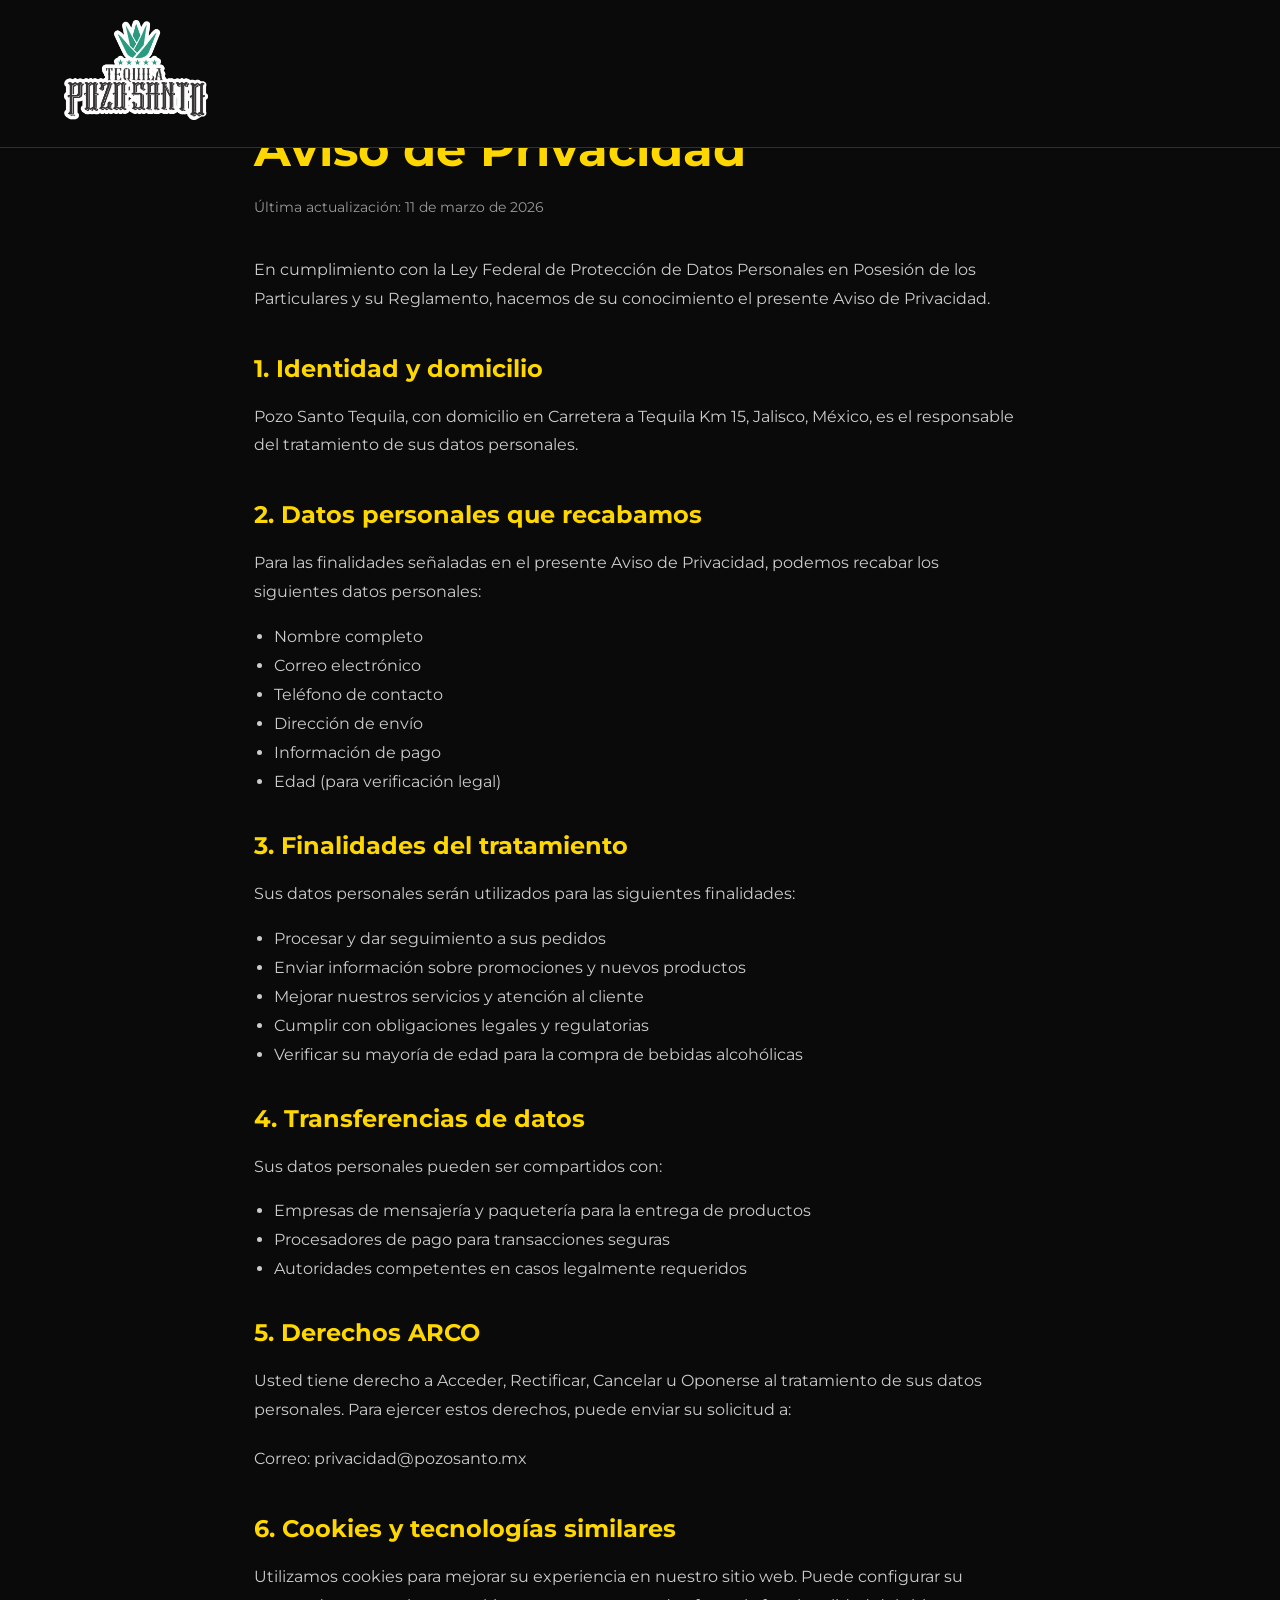
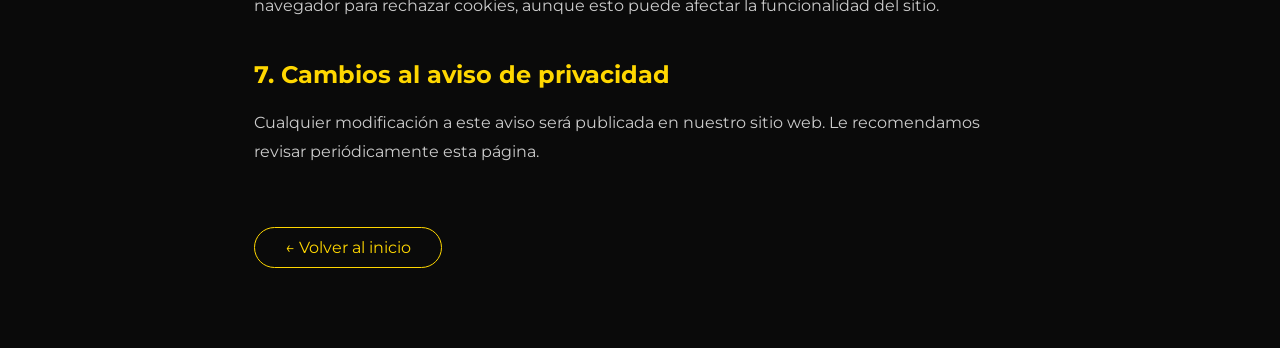
<file: aviso-privacidad.html>
<!DOCTYPE html>
<html lang="es">
<head>
    <meta charset="UTF-8">
    <meta name="viewport" content="width=device-width, initial-scale=1.0">
    <title>Aviso de Privacidad | Pozo Santo</title>
    <link rel="icon" type="image/x-icon" href="images/favicon.ico">
    <link href="https://fonts.googleapis.com/css2?family=Cormorant+Garamond:wght@300;400;600;700&family=Montserrat:wght@300;400;500;600&display=swap" rel="stylesheet">
    <link rel="stylesheet" href="https://cdnjs.cloudflare.com/ajax/libs/font-awesome/6.4.0/css/all.min.css">
    <style>
        :root {
            --oro: #FFD700;
            --negro: #0A0A0A;
            --negro-profundo: #1A1A1A;
            --blanco: #FFF8E7;
        }

        * {
            margin: 0;
            padding: 0;
            box-sizing: border-box;
        }

        body {
            font-family: 'Montserrat', sans-serif;
            background: var(--negro);
            color: var(--blanco);
        }

        /* Header (mismo estilo) */
        header {
            position: fixed;
            top: 0;
            left: 0;
            width: 100%;
            z-index: 1000;
            padding: 20px 5%;
            background: var(--negro);
            border-bottom: 1px solid rgba(255,215,0,0.2);
        }

        nav {
            display: flex;
            justify-content: space-between;
            align-items: center;
            max-width: 1400px;
            margin: 0 auto;
        }

        .logo {
            font-size: 28px;
            font-weight: 300;
            letter-spacing: 4px;
            color: var(--blanco);
            text-decoration: none;
        }

        .logo span {
            color: var(--oro);
            font-size: 36px;
        }

        /* Contenido legal */
        .legal-page {
            padding: 120px 5% 80px;
            max-width: 900px;
            margin: 0 auto;
        }

        h1 {
            font-size: 48px;
            margin-bottom: 20px;
            color: var(--oro);
        }

        .fecha {
            color: #999;
            margin-bottom: 40px;
            font-size: 14px;
        }

        h2 {
            font-size: 24px;
            margin: 40px 0 20px;
            color: var(--oro);
        }

        p {
            color: #CCC;
            line-height: 1.8;
            margin-bottom: 20px;
        }

        ul {
            color: #CCC;
            margin: 20px 0 20px 20px;
        }

        li {
            margin-bottom: 10px;
        }

        .back-link {
            display: inline-block;
            margin-top: 40px;
            color: var(--oro);
            text-decoration: none;
            border: 1px solid var(--oro);
            padding: 10px 30px;
            border-radius: 50px;
            transition: all 0.3s;
        }

        .back-link:hover {
            background: var(--oro);
            color: var(--negro);
        }
    </style>
</head>
<body>
    <header>
        <nav>
               <a href="index.html" class="logo">
    <img src="images/LOGO_POZO_SANTO.png" alt="Pozo Santo" style="height: 100px; width: auto;">
</a>
        </nav>
    </header>

    <div class="legal-page">
        <h1>Aviso de Privacidad</h1>
        <div class="fecha">Última actualización: 11 de marzo de 2026</div>

        <p>En cumplimiento con la Ley Federal de Protección de Datos Personales en Posesión de los Particulares y su Reglamento, hacemos de su conocimiento el presente Aviso de Privacidad.</p>

        <h2>1. Identidad y domicilio</h2>
        <p>Pozo Santo Tequila, con domicilio en Carretera a Tequila Km 15, Jalisco, México, es el responsable del tratamiento de sus datos personales.</p>

        <h2>2. Datos personales que recabamos</h2>
        <p>Para las finalidades señaladas en el presente Aviso de Privacidad, podemos recabar los siguientes datos personales:</p>
        <ul>
            <li>Nombre completo</li>
            <li>Correo electrónico</li>
            <li>Teléfono de contacto</li>
            <li>Dirección de envío</li>
            <li>Información de pago</li>
            <li>Edad (para verificación legal)</li>
        </ul>

        <h2>3. Finalidades del tratamiento</h2>
        <p>Sus datos personales serán utilizados para las siguientes finalidades:</p>
        <ul>
            <li>Procesar y dar seguimiento a sus pedidos</li>
            <li>Enviar información sobre promociones y nuevos productos</li>
            <li>Mejorar nuestros servicios y atención al cliente</li>
            <li>Cumplir con obligaciones legales y regulatorias</li>
            <li>Verificar su mayoría de edad para la compra de bebidas alcohólicas</li>
        </ul>

        <h2>4. Transferencias de datos</h2>
        <p>Sus datos personales pueden ser compartidos con:</p>
        <ul>
            <li>Empresas de mensajería y paquetería para la entrega de productos</li>
            <li>Procesadores de pago para transacciones seguras</li>
            <li>Autoridades competentes en casos legalmente requeridos</li>
        </ul>

        <h2>5. Derechos ARCO</h2>
        <p>Usted tiene derecho a Acceder, Rectificar, Cancelar u Oponerse al tratamiento de sus datos personales. Para ejercer estos derechos, puede enviar su solicitud a:</p>
        <p>Correo: privacidad@pozosanto.mx</p>

        <h2>6. Cookies y tecnologías similares</h2>
        <p>Utilizamos cookies para mejorar su experiencia en nuestro sitio web. Puede configurar su navegador para rechazar cookies, aunque esto puede afectar la funcionalidad del sitio.</p>

        <h2>7. Cambios al aviso de privacidad</h2>
        <p>Cualquier modificación a este aviso será publicada en nuestro sitio web. Le recomendamos revisar periódicamente esta página.</p>

        <a href="index.html" class="back-link">← Volver al inicio</a>
    </div>
</body>
</html>
</file>
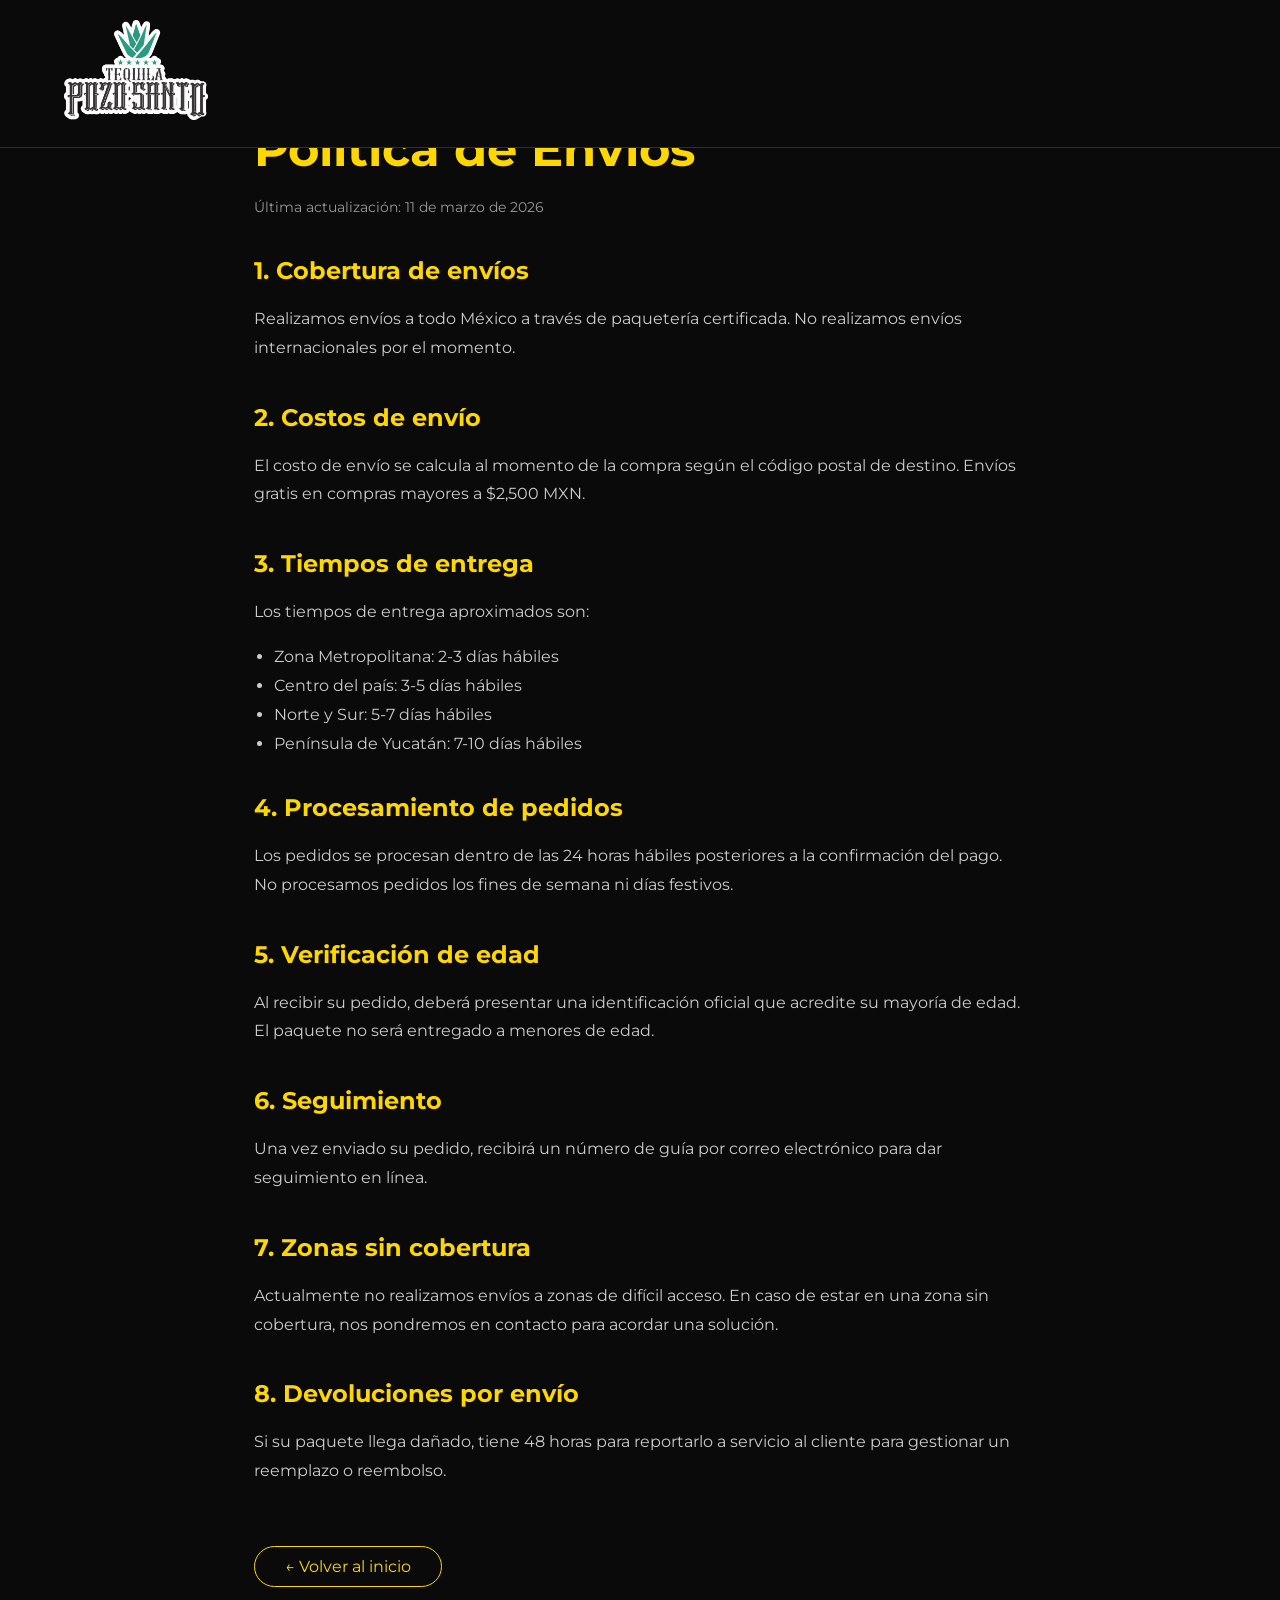
<file: politica-envios.html>
<!DOCTYPE html>
<html lang="es">
<head>
    <meta charset="UTF-8">
    <meta name="viewport" content="width=device-width, initial-scale=1.0">
    <title>Política de Envíos | Pozo Santo</title>
    <link rel="icon" type="image/x-icon" href="images/favicon.ico">
    <link href="https://fonts.googleapis.com/css2?family=Cormorant+Garamond:wght@300;400;600;700&family=Montserrat:wght@300;400;500;600&display=swap" rel="stylesheet">
    <style>
        /* Mismo estilo que aviso-privacidad */
        :root {
            --oro: #FFD700;
            --negro: #0A0A0A;
            --negro-profundo: #1A1A1A;
            --blanco: #FFF8E7;
        }

        * {
            margin: 0;
            padding: 0;
            box-sizing: border-box;
        }

        body {
            font-family: 'Montserrat', sans-serif;
            background: var(--negro);
            color: var(--blanco);
        }

        header {
            position: fixed;
            top: 0;
            left: 0;
            width: 100%;
            z-index: 1000;
            padding: 20px 5%;
            background: var(--negro);
            border-bottom: 1px solid rgba(255,215,0,0.2);
        }

        nav {
            display: flex;
            justify-content: space-between;
            align-items: center;
            max-width: 1400px;
            margin: 0 auto;
        }

        .logo {
            font-size: 28px;
            font-weight: 300;
            letter-spacing: 4px;
            color: var(--blanco);
            text-decoration: none;
        }

        .logo span {
            color: var(--oro);
            font-size: 36px;
        }

        .legal-page {
            padding: 120px 5% 80px;
            max-width: 900px;
            margin: 0 auto;
        }

        h1 {
            font-size: 48px;
            margin-bottom: 20px;
            color: var(--oro);
        }

        .fecha {
            color: #999;
            margin-bottom: 40px;
            font-size: 14px;
        }

        h2 {
            font-size: 24px;
            margin: 40px 0 20px;
            color: var(--oro);
        }

        p {
            color: #CCC;
            line-height: 1.8;
            margin-bottom: 20px;
        }

        ul {
            color: #CCC;
            margin: 20px 0 20px 20px;
        }

        li {
            margin-bottom: 10px;
        }

        .back-link {
            display: inline-block;
            margin-top: 40px;
            color: var(--oro);
            text-decoration: none;
            border: 1px solid var(--oro);
            padding: 10px 30px;
            border-radius: 50px;
            transition: all 0.3s;
        }

        .back-link:hover {
            background: var(--oro);
            color: var(--negro);
        }
    </style>
</head>
<body>
    <header>
        <nav>
            <a href="index.html" class="logo">
                <img src="images/LOGO_POZO_SANTO.png" alt="Pozo Santo" style="height: 100px; width: auto;">
            </a>
        </nav>
    </header>

    <div class="legal-page">
        <h1>Política de Envíos</h1>
        <div class="fecha">Última actualización: 11 de marzo de 2026</div>

        <h2>1. Cobertura de envíos</h2>
        <p>Realizamos envíos a todo México a través de paquetería certificada. No realizamos envíos internacionales por el momento.</p>

        <h2>2. Costos de envío</h2>
        <p>El costo de envío se calcula al momento de la compra según el código postal de destino. Envíos gratis en compras mayores a $2,500 MXN.</p>

        <h2>3. Tiempos de entrega</h2>
        <p>Los tiempos de entrega aproximados son:</p>
        <ul>
            <li>Zona Metropolitana: 2-3 días hábiles</li>
            <li>Centro del país: 3-5 días hábiles</li>
            <li>Norte y Sur: 5-7 días hábiles</li>
            <li>Península de Yucatán: 7-10 días hábiles</li>
        </ul>

        <h2>4. Procesamiento de pedidos</h2>
        <p>Los pedidos se procesan dentro de las 24 horas hábiles posteriores a la confirmación del pago. No procesamos pedidos los fines de semana ni días festivos.</p>

        <h2>5. Verificación de edad</h2>
        <p>Al recibir su pedido, deberá presentar una identificación oficial que acredite su mayoría de edad. El paquete no será entregado a menores de edad.</p>

        <h2>6. Seguimiento</h2>
        <p>Una vez enviado su pedido, recibirá un número de guía por correo electrónico para dar seguimiento en línea.</p>

        <h2>7. Zonas sin cobertura</h2>
        <p>Actualmente no realizamos envíos a zonas de difícil acceso. En caso de estar en una zona sin cobertura, nos pondremos en contacto para acordar una solución.</p>

        <h2>8. Devoluciones por envío</h2>
        <p>Si su paquete llega dañado, tiene 48 horas para reportarlo a servicio al cliente para gestionar un reemplazo o reembolso.</p>

        <a href="index.html" class="back-link">← Volver al inicio</a>
    </div>
</body>
</html>
</file>
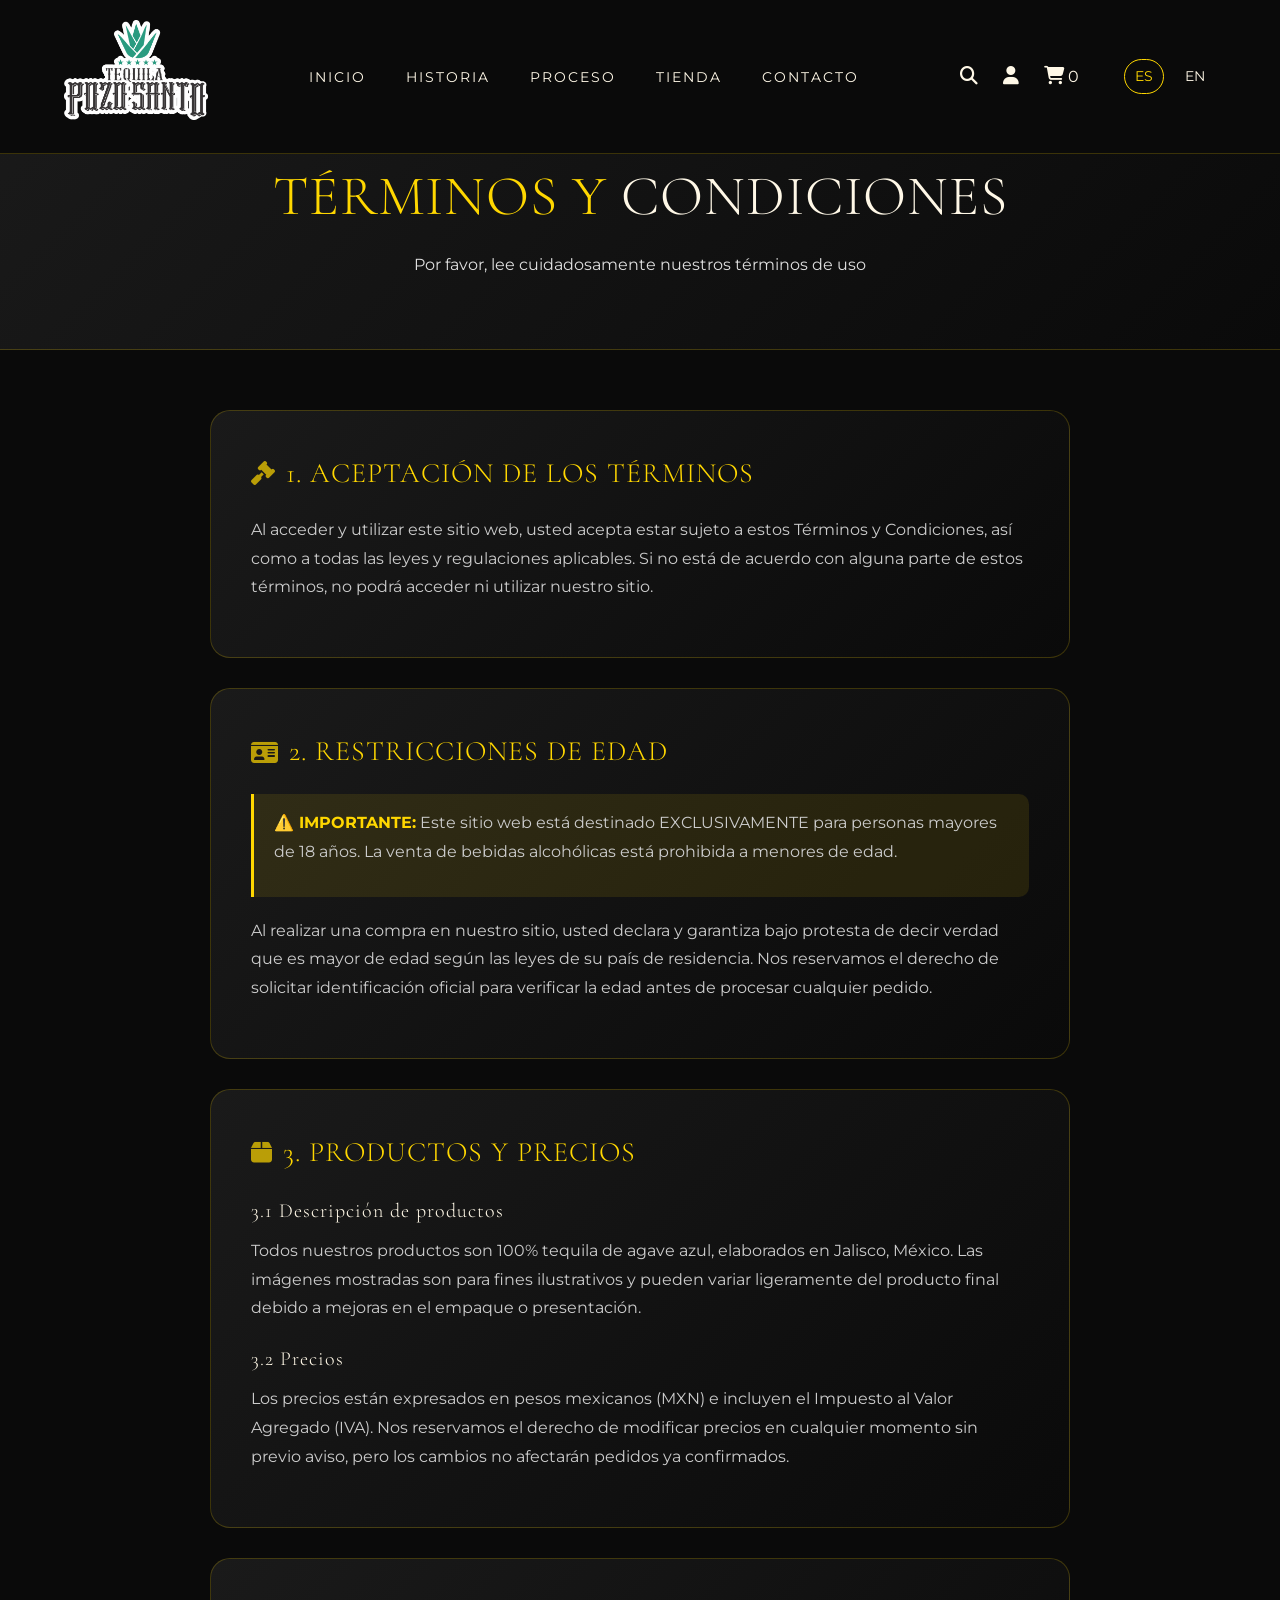
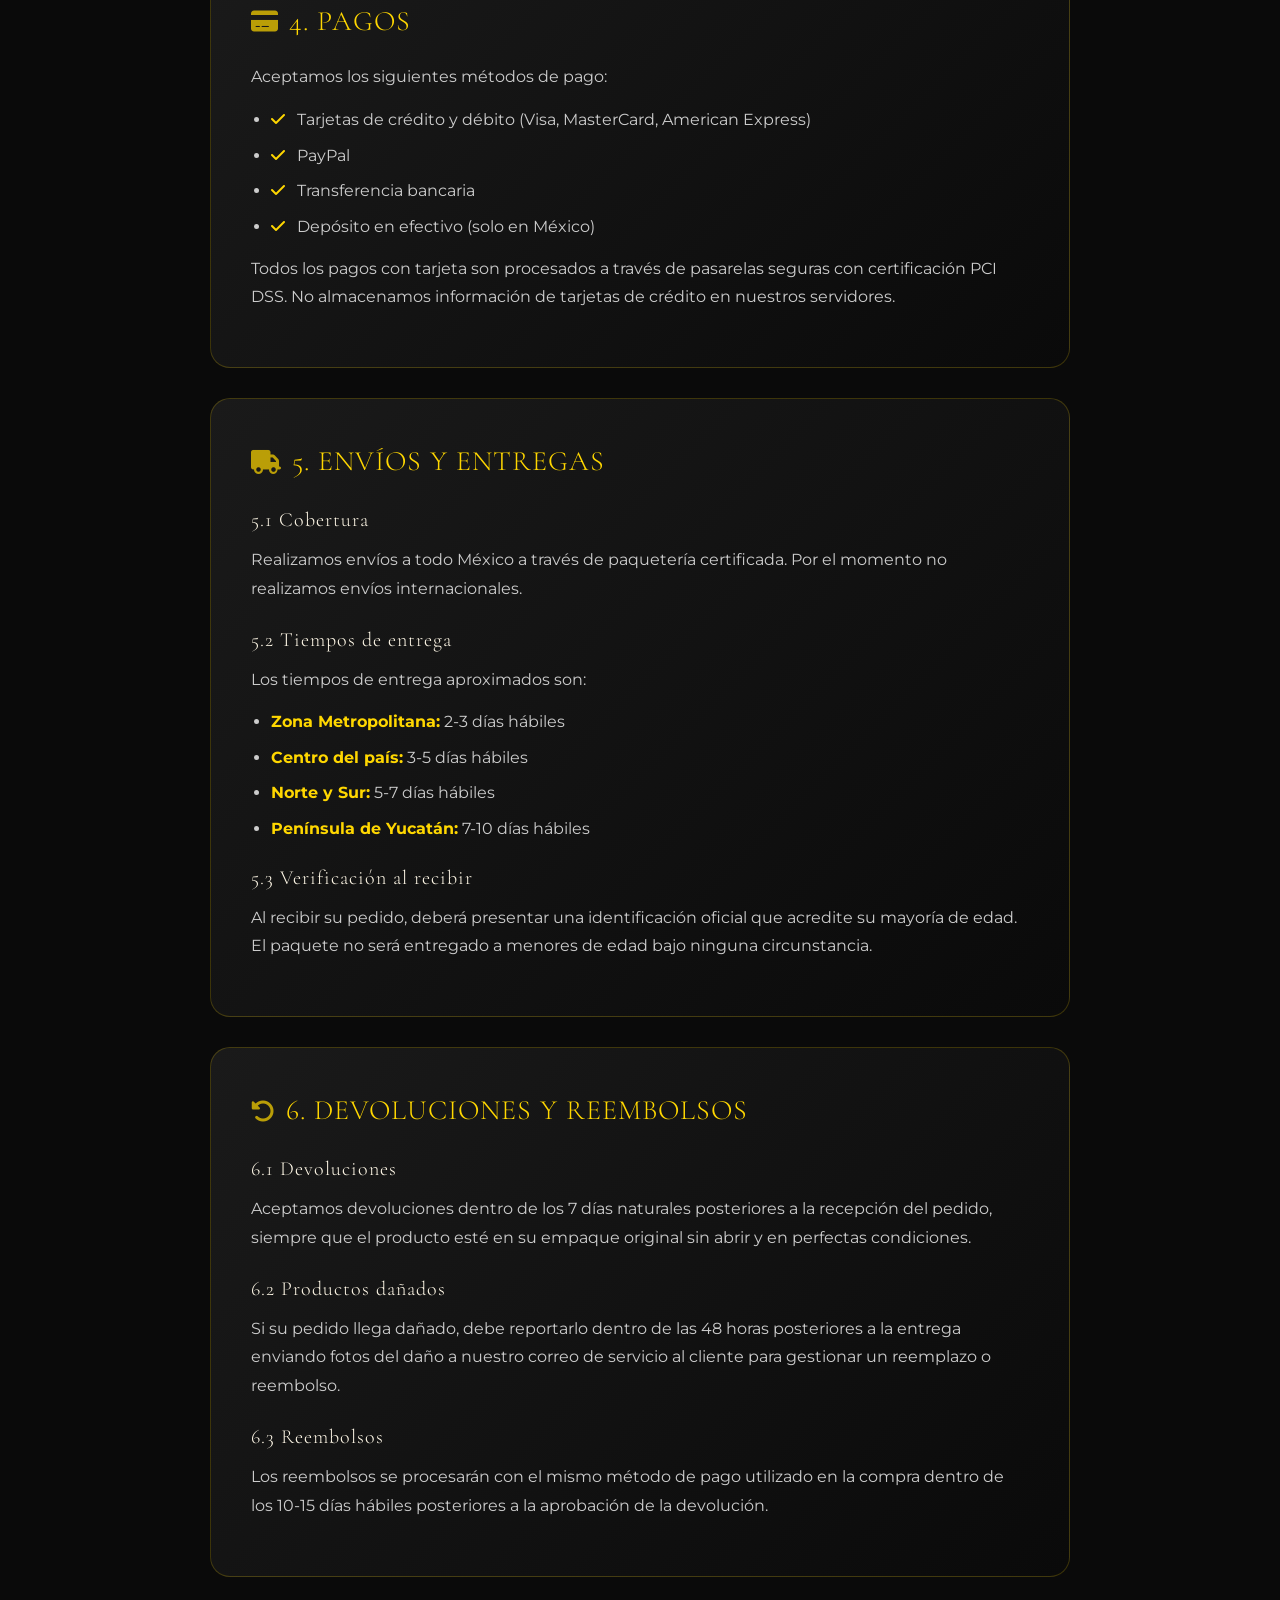
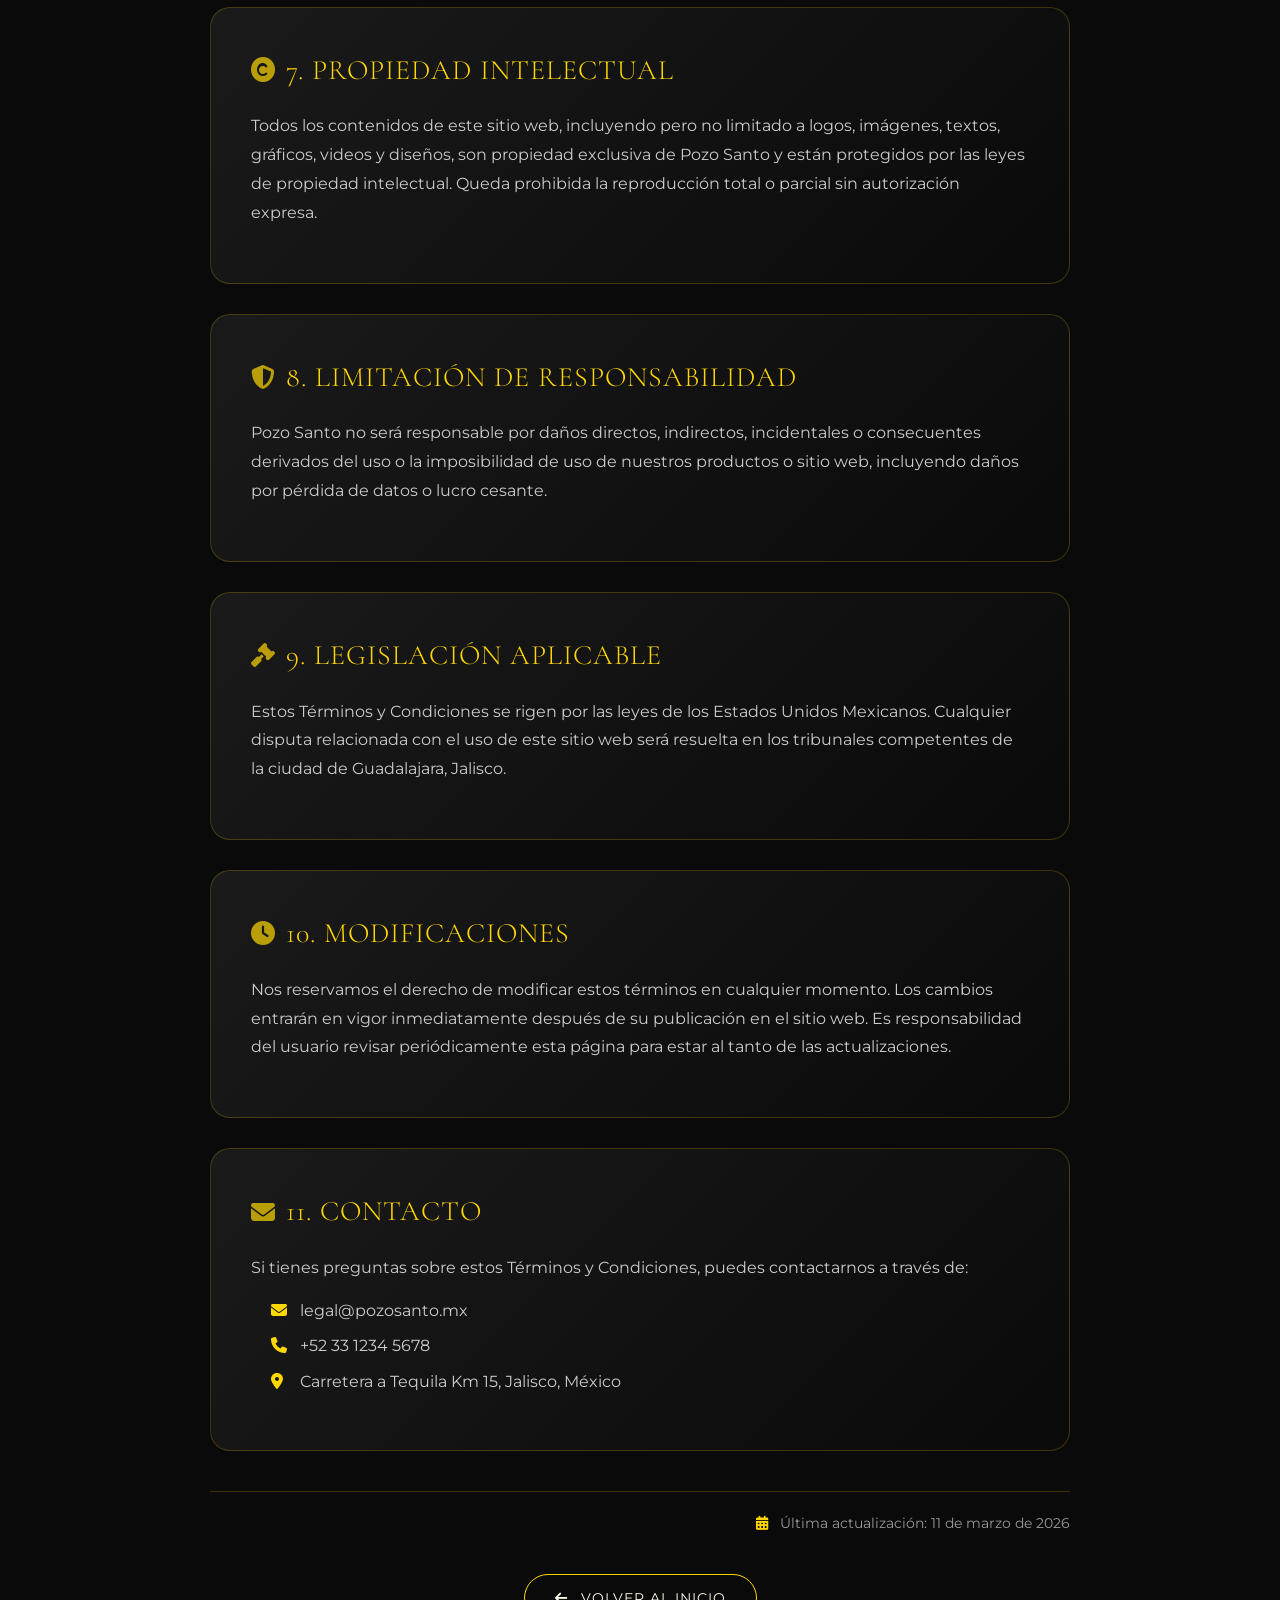
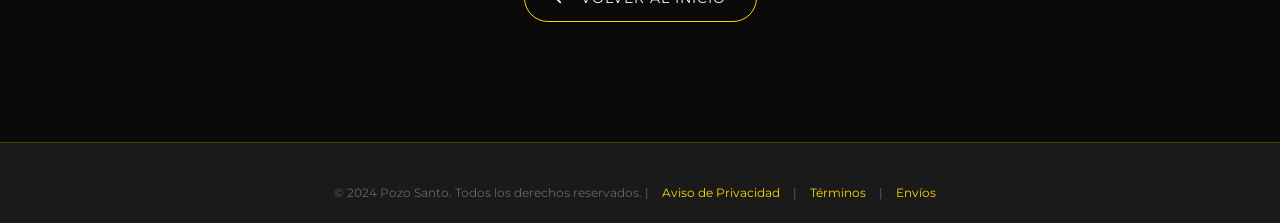
<file: terminos.html>
<!DOCTYPE html>
<html lang="es">
<head>
    <meta charset="UTF-8">
    <meta name="viewport" content="width=device-width, initial-scale=1.0">
    <title>Términos y Condiciones | Pozo Santo</title>
    <link rel="icon" type="image/x-icon" href="images/favicon.ico">
    <meta name="description" content="Términos y condiciones de uso del sitio web de Tequila Pozo Santo. Información legal sobre compras, envíos y privacidad.">
    <link href="https://fonts.googleapis.com/css2?family=Cormorant+Garamond:wght@300;400;600;700&family=Montserrat:wght@300;400;500;600&display=swap" rel="stylesheet">
    <link rel="stylesheet" href="https://cdnjs.cloudflare.com/ajax/libs/font-awesome/6.4.0/css/all.min.css">
    <style>
        :root {
            --oro: #FFD700;
            --oro-oscuro: #B8860B;
            --negro: #0A0A0A;
            --negro-profundo: #1A1A1A;
            --blanco: #FFF8E7;
            --gris: #E0E0E0;
        }

        * {
            margin: 0;
            padding: 0;
            box-sizing: border-box;
        }

        body {
            font-family: 'Montserrat', sans-serif;
            background: var(--negro);
            color: var(--blanco);
            line-height: 1.6;
        }

        h1, h2, h3, h4 {
            font-family: 'Cormorant Garamond', serif;
            font-weight: 300;
            letter-spacing: 1px;
        }

        /* Header */
        header {
            position: fixed;
            top: 0;
            left: 0;
            width: 100%;
            z-index: 1000;
            padding: 20px 5%;
            background: var(--negro);
            border-bottom: 1px solid rgba(255,215,0,0.2);
        }

        nav {
            display: flex;
            justify-content: space-between;
            align-items: center;
            max-width: 1400px;
            margin: 0 auto;
        }

        .logo {
            font-size: 28px;
            font-weight: 300;
            letter-spacing: 4px;
            color: var(--blanco);
            text-decoration: none;
        }

        .logo span {
            color: var(--oro);
            font-size: 36px;
            font-weight: 600;
        }

        .nav-links {
            display: flex;
            gap: 40px;
            list-style: none;
        }

        .nav-links a {
            color: var(--blanco);
            text-decoration: none;
            font-size: 14px;
            letter-spacing: 2px;
            text-transform: uppercase;
            transition: all 0.3s;
            position: relative;
        }

        .nav-links a::after {
            content: '';
            position: absolute;
            bottom: -5px;
            left: 0;
            width: 0;
            height: 1px;
            background: var(--oro);
            transition: width 0.3s ease;
        }

        .nav-links a:hover::after,
        .nav-links a.active::after {
            width: 100%;
        }

        .nav-links a:hover,
        .nav-links a.active {
            color: var(--oro);
        }

        .nav-icons {
            display: flex;
            gap: 25px;
            align-items: center;
            position: relative;
        }

        .nav-icons i {
            color: var(--blanco);
            font-size: 18px;
            cursor: pointer;
            transition: all 0.3s;
        }

        .nav-icons i:hover {
            color: var(--oro);
            transform: scale(1.1);
        }

        .language-selector {
            display: flex;
            gap: 10px;
            margin-left: 20px;
        }

        .language-selector span {
            color: var(--blanco);
            font-size: 14px;
            cursor: pointer;
            padding: 5px 10px;
            transition: all 0.3s;
            border: 1px solid transparent;
        }

        .language-selector span.active,
        .language-selector span:hover {
            color: var(--oro);
            border-color: var(--oro);
            border-radius: 20px;
        }

        /* Hero pequeño */
        .page-hero {
            height: 30vh;
            position: relative;
            display: flex;
            align-items: center;
            justify-content: center;
            text-align: center;
            margin-top: 80px;
            background: linear-gradient(135deg, var(--negro-profundo) 0%, var(--negro) 100%);
            border-bottom: 1px solid rgba(255,215,0,0.2);
        }

        .page-hero h1 {
            font-size: 56px;
            color: var(--blanco);
        }

        .page-hero h1 span {
            color: var(--oro);
        }

        .page-hero p {
            color: var(--gris);
            font-size: 16px;
            margin-top: 10px;
        }

        /* Contenido legal */
        .legal-content {
            max-width: 900px;
            margin: 60px auto;
            padding: 0 20px;
        }

        .legal-section {
            background: linear-gradient(135deg, var(--negro-profundo) 0%, var(--negro) 100%);
            border: 1px solid rgba(255,215,0,0.2);
            border-radius: 20px;
            padding: 40px;
            margin-bottom: 30px;
            transition: all 0.3s;
        }

        .legal-section:hover {
            border-color: var(--oro);
            box-shadow: 0 10px 30px rgba(255,215,0,0.1);
        }

        .legal-section h2 {
            font-size: 28px;
            color: var(--oro);
            margin-bottom: 20px;
            display: flex;
            align-items: center;
            gap: 10px;
        }

        .legal-section h2 i {
            font-size: 24px;
            opacity: 0.7;
        }

        .legal-section h3 {
            font-size: 20px;
            color: var(--blanco);
            margin: 20px 0 10px;
        }

        .legal-section p {
            color: #CCC;
            margin-bottom: 15px;
            line-height: 1.8;
        }

        .legal-section ul, .legal-section ol {
            color: #CCC;
            margin: 15px 0 15px 20px;
        }

        .legal-section li {
            margin-bottom: 10px;
        }

        .legal-section strong {
            color: var(--oro);
        }

        .legal-section .highlight {
            background: rgba(255,215,0,0.1);
            border-left: 3px solid var(--oro);
            padding: 15px 20px;
            margin: 20px 0;
            border-radius: 0 10px 10px 0;
        }

        .fecha-actualizacion {
            text-align: right;
            color: #999;
            font-size: 14px;
            margin-top: 40px;
            padding-top: 20px;
            border-top: 1px solid rgba(255,215,0,0.2);
        }

        .btn-volver {
            display: inline-block;
            margin: 40px 0;
            padding: 12px 30px;
            background: transparent;
            border: 1px solid var(--oro);
            color: var(--blanco);
            text-decoration: none;
            border-radius: 50px;
            transition: all 0.3s;
            font-size: 14px;
            letter-spacing: 1px;
        }

        .btn-volver:hover {
            background: var(--oro);
            color: var(--negro);
        }

        .btn-volver i {
            margin-right: 8px;
        }

        /* Footer */
        footer {
            background: var(--negro-profundo);
            border-top: 1px solid rgba(255,215,0,0.2);
            padding: 40px 5% 20px;
            margin-top: 80px;
        }

        .footer-bottom {
            max-width: 1400px;
            margin: 0 auto;
            text-align: center;
            color: #666;
            font-size: 12px;
        }

        .footer-bottom a {
            color: var(--oro);
            text-decoration: none;
            margin: 0 10px;
        }

        /* Language EN */
        .lang-en {
            display: none;
        }

        body.en .lang-es {
            display: none;
        }

        body.en .lang-en {
            display: inline;
        }

        /* Responsive */
        @media (max-width: 768px) {
            .nav-links {
                display: none;
            }
            .page-hero h1 {
                font-size: 36px;
            }
            .legal-section {
                padding: 25px;
            }
            .legal-section h2 {
                font-size: 24px;
            }
        }
    </style>
</head>
<body>
    <header id="header">
        <nav>
           <a href="index.html" class="logo">
                <img src="images/LOGO_POZO_SANTO.png" alt="Pozo Santo" style="height: 100px; width: auto;">
            </a>
            <ul class="nav-links">
                <li><a href="index.html">INICIO</a></li>
                <li><a href="historia.html">HISTORIA</a></li>
                <li><a href="proceso.html">PROCESO</a></li>
                <li><a href="tienda.html">TIENDA</a></li>
                <li><a href="contacto.html">CONTACTO</a></li>
            </ul>
            <div class="nav-icons">
                <i class="fas fa-search"></i>
                <i class="fas fa-user"></i>
                <div style="position: relative;">
                    <i class="fas fa-shopping-cart" id="cartIcon"></i>
                    <span class="cart-count" id="cartCount">0</span>
                </div>
                <div class="language-selector">
                    <span class="active" onclick="changeLanguage('es')">ES</span>
                    <span onclick="changeLanguage('en')">EN</span>
                </div>
            </div>
        </nav>
    </header>

    <section class="page-hero">
        <div>
            <h1><span>TÉRMINOS Y</span> CONDICIONES</h1>
            <p class="lang-es">Por favor, lee cuidadosamente nuestros términos de uso</p>
            <p class="lang-en">Please read carefully our terms of use</p>
        </div>
    </section>

    <div class="legal-content">
        <div class="legal-section">
            <h2><i class="fas fa-gavel"></i> 1. ACEPTACIÓN DE LOS TÉRMINOS</h2>
            <p class="lang-es">Al acceder y utilizar este sitio web, usted acepta estar sujeto a estos Términos y Condiciones, así como a todas las leyes y regulaciones aplicables. Si no está de acuerdo con alguna parte de estos términos, no podrá acceder ni utilizar nuestro sitio.</p>
            <p class="lang-en">By accessing and using this website, you agree to be bound by these Terms and Conditions, as well as all applicable laws and regulations. If you do not agree with any part of these terms, you may not access or use our site.</p>
        </div>

        <div class="legal-section">
            <h2><i class="fas fa-id-card"></i> 2. RESTRICCIONES DE EDAD</h2>
            <div class="highlight">
                <p class="lang-es"><strong>⚠️ IMPORTANTE:</strong> Este sitio web está destinado EXCLUSIVAMENTE para personas mayores de 18 años. La venta de bebidas alcohólicas está prohibida a menores de edad.</p>
                <p class="lang-en"><strong>⚠️ IMPORTANT:</strong> This website is intended EXCLUSIVELY for persons over 18 years of age. The sale of alcoholic beverages is prohibited to minors.</p>
            </div>
            <p class="lang-es">Al realizar una compra en nuestro sitio, usted declara y garantiza bajo protesta de decir verdad que es mayor de edad según las leyes de su país de residencia. Nos reservamos el derecho de solicitar identificación oficial para verificar la edad antes de procesar cualquier pedido.</p>
            <p class="lang-en">By making a purchase on our site, you declare and warrant under oath that you are of legal age according to the laws of your country of residence. We reserve the right to request official identification to verify age before processing any order.</p>
        </div>

        <div class="legal-section">
            <h2><i class="fas fa-box"></i> 3. PRODUCTOS Y PRECIOS</h2>
            <h3 class="lang-es">3.1 Descripción de productos</h3>
            <h3 class="lang-en">3.1 Product description</h3>
            <p class="lang-es">Todos nuestros productos son 100% tequila de agave azul, elaborados en Jalisco, México. Las imágenes mostradas son para fines ilustrativos y pueden variar ligeramente del producto final debido a mejoras en el empaque o presentación.</p>
            <p class="lang-en">All our products are 100% blue agave tequila, produced in Jalisco, Mexico. The images shown are for illustrative purposes and may vary slightly from the final product due to packaging improvements.</p>
            
            <h3 class="lang-es">3.2 Precios</h3>
            <h3 class="lang-en">3.2 Prices</h3>
            <p class="lang-es">Los precios están expresados en pesos mexicanos (MXN) e incluyen el Impuesto al Valor Agregado (IVA). Nos reservamos el derecho de modificar precios en cualquier momento sin previo aviso, pero los cambios no afectarán pedidos ya confirmados.</p>
            <p class="lang-en">Prices are expressed in Mexican pesos (MXN) and include Value Added Tax (VAT). We reserve the right to modify prices at any time without prior notice, but changes will not affect already confirmed orders.</p>
        </div>

        <div class="legal-section">
            <h2><i class="fas fa-credit-card"></i> 4. PAGOS</h2>
            <p class="lang-es">Aceptamos los siguientes métodos de pago:</p>
            <p class="lang-en">We accept the following payment methods:</p>
            <ul>
                <li><i class="fas fa-check" style="color: var(--oro); margin-right: 8px;"></i> Tarjetas de crédito y débito (Visa, MasterCard, American Express)</li>
                <li><i class="fas fa-check" style="color: var(--oro); margin-right: 8px;"></i> PayPal</li>
                <li><i class="fas fa-check" style="color: var(--oro); margin-right: 8px;"></i> Transferencia bancaria</li>
                <li><i class="fas fa-check" style="color: var(--oro); margin-right: 8px;"></i> Depósito en efectivo (solo en México)</li>
            </ul>
            <p class="lang-es">Todos los pagos con tarjeta son procesados a través de pasarelas seguras con certificación PCI DSS. No almacenamos información de tarjetas de crédito en nuestros servidores.</p>
            <p class="lang-en">All card payments are processed through secure gateways with PCI DSS certification. We do not store credit card information on our servers.</p>
        </div>

        <div class="legal-section">
            <h2><i class="fas fa-truck"></i> 5. ENVÍOS Y ENTREGAS</h2>
            <h3 class="lang-es">5.1 Cobertura</h3>
            <h3 class="lang-en">5.1 Coverage</h3>
            <p class="lang-es">Realizamos envíos a todo México a través de paquetería certificada. Por el momento no realizamos envíos internacionales.</p>
            <p class="lang-en">We ship throughout Mexico through certified carriers. We do not currently ship internationally.</p>
            
            <h3 class="lang-es">5.2 Tiempos de entrega</h3>
            <h3 class="lang-en">5.2 Delivery times</h3>
            <p class="lang-es">Los tiempos de entrega aproximados son:</p>
            <p class="lang-en">Approximate delivery times are:</p>
            <ul>
                <li><strong>Zona Metropolitana:</strong> 2-3 días hábiles</li>
                <li><strong>Centro del país:</strong> 3-5 días hábiles</li>
                <li><strong>Norte y Sur:</strong> 5-7 días hábiles</li>
                <li><strong>Península de Yucatán:</strong> 7-10 días hábiles</li>
            </ul>
            
            <h3 class="lang-es">5.3 Verificación al recibir</h3>
            <h3 class="lang-en">5.3 Verification upon receipt</h3>
            <p class="lang-es">Al recibir su pedido, deberá presentar una identificación oficial que acredite su mayoría de edad. El paquete no será entregado a menores de edad bajo ninguna circunstancia.</p>
            <p class="lang-en">Upon receiving your order, you must present an official ID proving you are of legal age. The package will not be delivered to minors under any circumstances.</p>
        </div>

        <div class="legal-section">
            <h2><i class="fas fa-undo-alt"></i> 6. DEVOLUCIONES Y REEMBOLSOS</h2>
            <h3 class="lang-es">6.1 Devoluciones</h3>
            <h3 class="lang-en">6.1 Returns</h3>
            <p class="lang-es">Aceptamos devoluciones dentro de los 7 días naturales posteriores a la recepción del pedido, siempre que el producto esté en su empaque original sin abrir y en perfectas condiciones.</p>
            <p class="lang-en">We accept returns within 7 calendar days after receiving the order, provided the product is in its original unopened packaging and in perfect condition.</p>
            
            <h3 class="lang-es">6.2 Productos dañados</h3>
            <h3 class="lang-en">6.2 Damaged products</h3>
            <p class="lang-es">Si su pedido llega dañado, debe reportarlo dentro de las 48 horas posteriores a la entrega enviando fotos del daño a nuestro correo de servicio al cliente para gestionar un reemplazo o reembolso.</p>
            <p class="lang-en">If your order arrives damaged, you must report it within 48 hours of delivery by sending photos of the damage to our customer service email to arrange a replacement or refund.</p>
            
            <h3 class="lang-es">6.3 Reembolsos</h3>
            <h3 class="lang-en">6.3 Refunds</h3>
            <p class="lang-es">Los reembolsos se procesarán con el mismo método de pago utilizado en la compra dentro de los 10-15 días hábiles posteriores a la aprobación de la devolución.</p>
            <p class="lang-en">Refunds will be processed using the same payment method used for the purchase within 10-15 business days after return approval.</p>
        </div>

        <div class="legal-section">
            <h2><i class="fas fa-copyright"></i> 7. PROPIEDAD INTELECTUAL</h2>
            <p class="lang-es">Todos los contenidos de este sitio web, incluyendo pero no limitado a logos, imágenes, textos, gráficos, videos y diseños, son propiedad exclusiva de Pozo Santo y están protegidos por las leyes de propiedad intelectual. Queda prohibida la reproducción total o parcial sin autorización expresa.</p>
            <p class="lang-en">All content on this website, including but not limited to logos, images, texts, graphics, videos, and designs, are the exclusive property of Pozo Santo and are protected by intellectual property laws. Total or partial reproduction without express authorization is prohibited.</p>
        </div>

        <div class="legal-section">
            <h2><i class="fas fa-shield-alt"></i> 8. LIMITACIÓN DE RESPONSABILIDAD</h2>
            <p class="lang-es">Pozo Santo no será responsable por daños directos, indirectos, incidentales o consecuentes derivados del uso o la imposibilidad de uso de nuestros productos o sitio web, incluyendo daños por pérdida de datos o lucro cesante.</p>
            <p class="lang-en">Pozo Santo shall not be liable for direct, indirect, incidental, or consequential damages arising from the use or inability to use our products or website, including damages for loss of data or lost profits.</p>
        </div>

        <div class="legal-section">
            <h2><i class="fas fa-gavel"></i> 9. LEGISLACIÓN APLICABLE</h2>
            <p class="lang-es">Estos Términos y Condiciones se rigen por las leyes de los Estados Unidos Mexicanos. Cualquier disputa relacionada con el uso de este sitio web será resuelta en los tribunales competentes de la ciudad de Guadalajara, Jalisco.</p>
            <p class="lang-en">These Terms and Conditions are governed by the laws of the United Mexican States. Any dispute related to the use of this website will be resolved in the competent courts of the city of Guadalajara, Jalisco.</p>
        </div>

        <div class="legal-section">
            <h2><i class="fas fa-clock"></i> 10. MODIFICACIONES</h2>
            <p class="lang-es">Nos reservamos el derecho de modificar estos términos en cualquier momento. Los cambios entrarán en vigor inmediatamente después de su publicación en el sitio web. Es responsabilidad del usuario revisar periódicamente esta página para estar al tanto de las actualizaciones.</p>
            <p class="lang-en">We reserve the right to modify these terms at any time. Changes will take effect immediately after posting on the website. It is the user's responsibility to periodically review this page to stay informed of updates.</p>
        </div>

        <div class="legal-section">
            <h2><i class="fas fa-envelope"></i> 11. CONTACTO</h2>
            <p class="lang-es">Si tienes preguntas sobre estos Términos y Condiciones, puedes contactarnos a través de:</p>
            <p class="lang-en">If you have questions about these Terms and Conditions, you can contact us through:</p>
            <ul style="list-style: none; padding-left: 0;">
                <li><i class="fas fa-envelope" style="color: var(--oro); width: 25px;"></i> legal@pozosanto.mx</li>
                <li><i class="fas fa-phone" style="color: var(--oro); width: 25px;"></i> +52 33 1234 5678</li>
                <li><i class="fas fa-map-marker-alt" style="color: var(--oro); width: 25px;"></i> Carretera a Tequila Km 15, Jalisco, México</li>
            </ul>
        </div>

        <div class="fecha-actualizacion">
            <i class="fas fa-calendar-alt" style="margin-right: 8px; color: var(--oro);"></i>
            <span class="lang-es">Última actualización: 11 de marzo de 2026</span>
            <span class="lang-en">Last updated: March 11, 2026</span>
        </div>

        <div style="text-align: center;">
            <a href="index.html" class="btn-volver">
                <i class="fas fa-arrow-left"></i>
                <span class="lang-es">VOLVER AL INICIO</span>
                <span class="lang-en">BACK TO HOME</span>
            </a>
        </div>
    </div>

    <footer>
        <div class="footer-bottom">
            <p>&copy; 2024 Pozo Santo. <span class="lang-es">Todos los derechos reservados.</span><span class="lang-en">All rights reserved.</span> | 
            <a href="aviso-privacidad.html" class="lang-es">Aviso de Privacidad</a><a href="aviso-privacidad.html" class="lang-en">Privacy Policy</a> | 
            <a href="terminos.html" class="lang-es">Términos</a><a href="terminos.html" class="lang-en">Terms</a> | 
            <a href="politica-envios.html" class="lang-es">Envíos</a><a href="politica-envios.html" class="lang-en">Shipping</a></p>
        </div>
    </footer>

    <script>
        // Header scroll effect (opcional ya que es fijo)
        window.addEventListener('scroll', function() {
            const header = document.getElementById('header');
            if (window.scrollY > 50) {
                header.style.background = 'var(--negro)';
            } else {
                header.style.background = 'var(--negro)';
            }
        });

        // Language switcher
        function changeLanguage(lang) {
            document.body.classList.remove('en', 'es');
            document.body.classList.add(lang);
            
            document.querySelectorAll('.language-selector span').forEach(el => {
                el.classList.remove('active');
            });
            event.target.classList.add('active');
            
            localStorage.setItem('preferredLanguage', lang);
        }

        // Load preferred language
        const savedLang = localStorage.getItem('preferredLanguage') || 'es';
        document.body.classList.add(savedLang);
        document.querySelectorAll('.language-selector span').forEach(el => {
            if (el.textContent.toLowerCase() === savedLang) {
                el.classList.add('active');
            }
        });

        // Cart count from localStorage
        let cart = JSON.parse(localStorage.getItem('cart')) || [];
        document.getElementById('cartCount').textContent = cart.reduce((total, item) => total + (item.quantity || 1), 0);
    </script>
</body>
</html>
</file>
